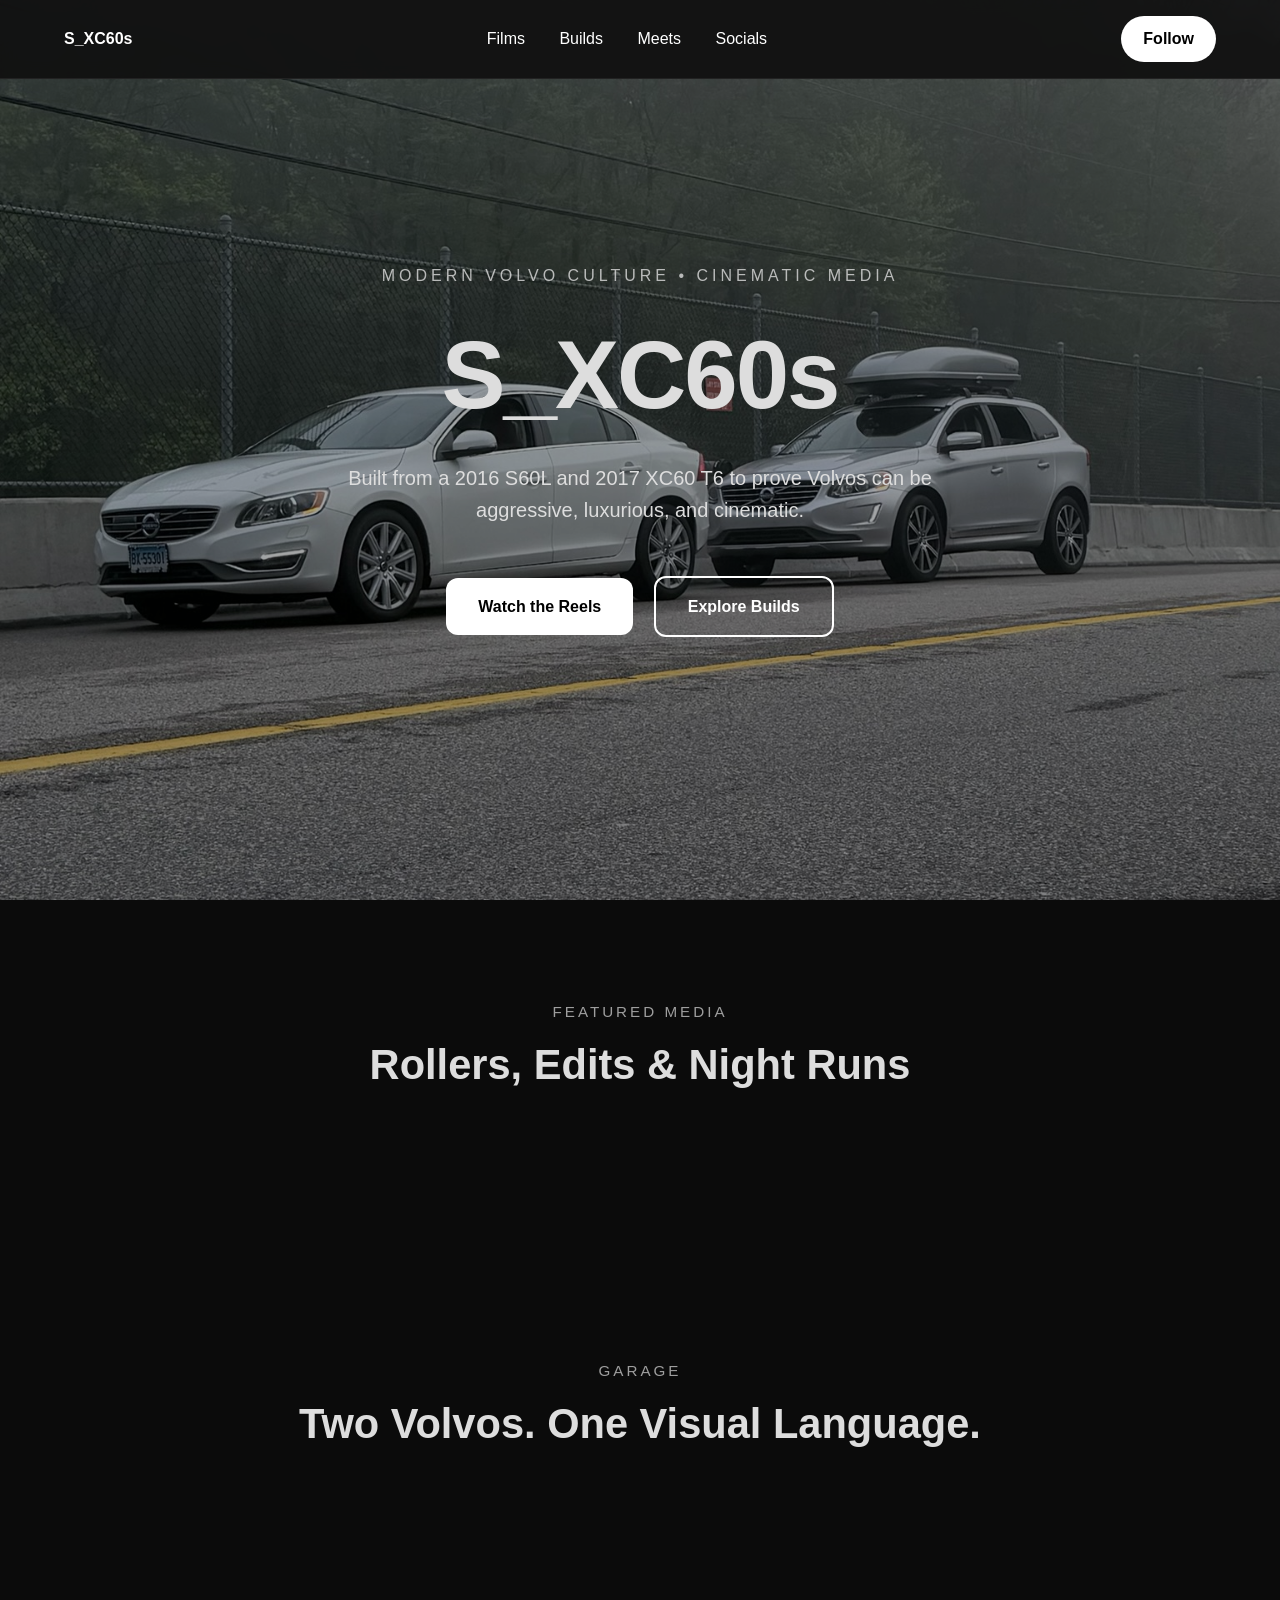
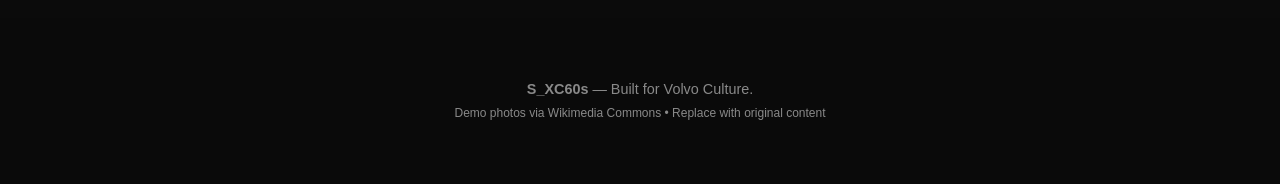
<file: index.html>
<!DOCTYPE html>
<html lang="en">
<head>
  <meta charset="UTF-8" />
  <meta name="viewport" content="width=device-width, initial-scale=1.0" />
  <meta name="description" content="S_XC60s is a cinematic Volvo media brand built around modern Volvo culture, rollers, drone footage, photography, meets, and builds." />
  
  <title>S_XC60s | Built for Volvo Culture</title>
  
  <style>
    :root {
      --bg: #0b0b0b;
      --accent: #fff;
      --text: #ddd;
    }
    
    * { margin:0; padding:0; box-sizing:border-box; }
    body {
      background: var(--bg);
      color: var(--text);
      font-family: 'Arial', system-ui, sans-serif;
      line-height: 1.6;
      overflow-x: hidden;
    }

    /* Opening Animation */
    .opening-animation {
      position: fixed;
      inset: 0;
      background: #0b0b0b;
      display: flex;
      flex-direction: column;
      justify-content: center;
      align-items: center;
      z-index: 9999;
      animation: fadeOut 2.5s ease 1.8s forwards;
    }
    .opening-logo {
      font-size: 1.8rem;
      letter-spacing: 6px;
      font-weight: 700;
      text-transform: uppercase;
    }
    .opening-tag {
      font-size: 0.95rem;
      opacity: 0.7;
      margin-top: 12px;
    }
    @keyframes fadeOut {
      to { opacity: 0; visibility: hidden; }
    }

    /* Header */
    .site-header {
      position: fixed;
      top: 0;
      left: 0;
      width: 100%;
      background: rgba(17,17,17,0.95);
      backdrop-filter: blur(8px);
      padding: 16px 5%;
      display: flex;
      justify-content: space-between;
      align-items: center;
      z-index: 100;
      border-bottom: 1px solid #222;
    }
    .nav-links a {
      color: white;
      text-decoration: none;
      margin: 0 15px;
      font-weight: 500;
    }
    .header-cta {
      background: white;
      color: black;
      padding: 10px 22px;
      border-radius: 50px;
      text-decoration: none;
      font-weight: bold;
    }

    /* Hero */
    .hero {
      position: relative;
      height: 100vh;
      min-height: 650px;
      display: flex;
      align-items: center;
      text-align: center;
      overflow: hidden;
    }
    .hero-image {
      position: absolute;
      inset: 0;
      width: 100%;
      height: 100%;
      object-fit: cover;
      filter: brightness(0.65);
    }
    .hero-content {
      position: relative;
      z-index: 2;
      max-width: 900px;
      margin: 0 auto;
      padding: 0 20px;
    }
    .hero h1 {
      font-size: clamp(3rem, 8vw, 6rem);
      margin: 10px 0;
      letter-spacing: -2px;
    }
    .hero .eyebrow {
      text-transform: uppercase;
      letter-spacing: 4px;
      font-size: 1rem;
      opacity: 0.8;
    }
    .button {
      display: inline-block;
      padding: 16px 32px;
      background: white;
      color: black;
      text-decoration: none;
      font-weight: bold;
      border-radius: 12px;
      margin: 20px 8px 0;
      transition: all 0.3s;
    }
    .button:hover {
      transform: scale(1.06);
      opacity: 0.9;
    }
    .button.secondary {
      background: transparent;
      border: 2px solid white;
      color: white;
    }

    /* Sections */
    section {
      padding: 100px 5%;
    }
    .section-heading {
      text-align: center;
      margin-bottom: 60px;
    }
    .eyebrow {
      text-transform: uppercase;
      letter-spacing: 3px;
      font-size: 0.95rem;
      opacity: 0.7;
    }
    h2 {
      font-size: 2.6rem;
      margin-top: 8px;
    }

    .film-grid, .build-grid, .social-grid {
      display: grid;
      gap: 24px;
      grid-template-columns: repeat(auto-fit, minmax(320px, 1fr));
    }

    .feature-tile {
      background: #111;
      border-radius: 16px;
      overflow: hidden;
      text-decoration: none;
      color: white;
      transition: transform 0.3s;
    }
    .feature-tile:hover {
      transform: translateY(-12px);
    }
    .feature-tile img {
      width: 100%;
      height: 240px;
      object-fit: cover;
    }
    .feature-tile.large {
      grid-column: span 2;
    }
    .feature-tile div {
      padding: 20px;
    }

    .build-panel {
      background: #111;
      padding: 32px;
      border-radius: 16px;
      border: 1px solid #222;
    }
    .build-panel.accent {
      border-color: #c00;
      background: linear-gradient(145deg, #1a1a1a, #111);
    }
    .build-number {
      font-size: 3rem;
      font-weight: 700;
      opacity: 0.15;
      line-height: 1;
    }

    footer {
      text-align: center;
      padding: 60px 20px;
      background: #0a0a0a;
      font-size: 0.9rem;
      opacity: 0.6;
    }
  </style>
</head>
<body>

  <!-- Opening -->
  <div class="opening-animation" aria-hidden="true">
    <div class="opening-logo">S_XC60s</div>
    <div class="opening-tag">Built for Volvo Culture.</div>
  </div>

  <!-- Header -->
  <header class="site-header">
    <a href="#" class="brand-mark" style="color:white; text-decoration:none; font-weight:700;">S_XC60s</a>
    <nav class="nav-links">
      <a href="#films">Films</a>
      <a href="#builds">Builds</a>
      <a href="#meets">Meets</a>
      <a href="#socials">Socials</a>
    </nav>
    <a href="#socials" class="header-cta">Follow</a>
  </header>

  <main>
    <!-- Hero -->
    <section class="hero">
      <picture>
        <source media="(max-width: 720px)" srcset="assets/s60l-hero.jpg" />
        <img class="hero-image" src="assets/s60l-hero.jpg" alt="Volvo S60L cinematic shot" />
      </picture>
      <div class="hero-content">
        <p class="eyebrow">Modern Volvo culture • Cinematic media</p>
        <h1>S_XC60s</h1>
        <p style="font-size:1.25rem; max-width:620px; margin:0 auto 30px;">
          Built from a 2016 S60L and 2017 XC60 T6 to prove Volvos can be aggressive, luxurious, and cinematic.
        </p>
        <div>
          <a href="#films" class="button">Watch the Reels</a>
          <a href="#builds" class="button secondary">Explore Builds</a>
        </div>
      </div>
    </section>

    <!-- Films -->
    <section id="films">
      <div class="section-heading">
        <p class="eyebrow">Featured Media</p>
        <h2>Rollers, Edits &amp; Night Runs</h2>
      </div>
      <div class="film-grid">
        <!-- Add your tiles here -->
      </div>
    </section>

    <!-- Builds -->
    <section id="builds">
      <div class="section-heading">
        <p class="eyebrow">Garage</p>
        <h2>Two Volvos. One Visual Language.</h2>
      </div>
      <!-- Build panels here -->
    </section>

    <!-- Meets & Socials sections can be added similarly -->
  </main>

  <footer>
    <strong>S_XC60s</strong> — Built for Volvo Culture.<br>
    <small>Demo photos via Wikimedia Commons • Replace with original content</small>
  </footer>
</body>
</html>
</file>
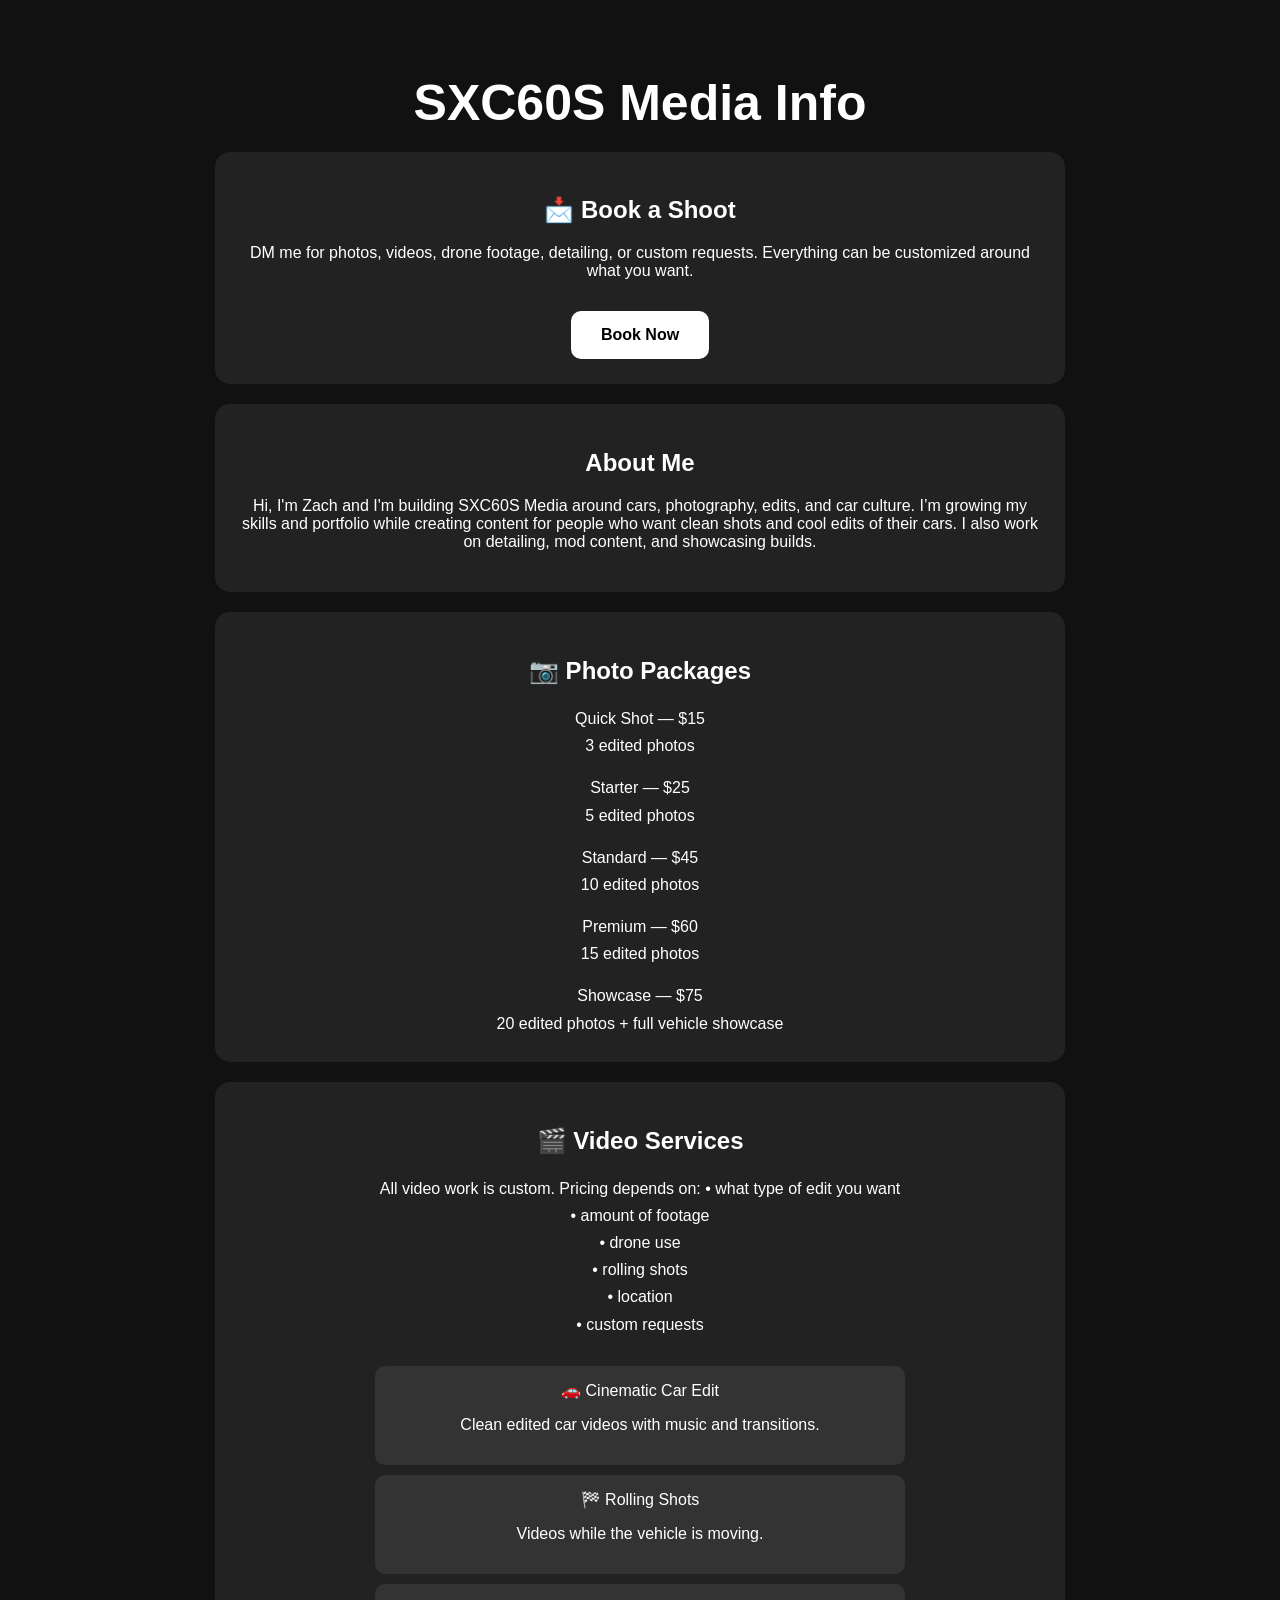
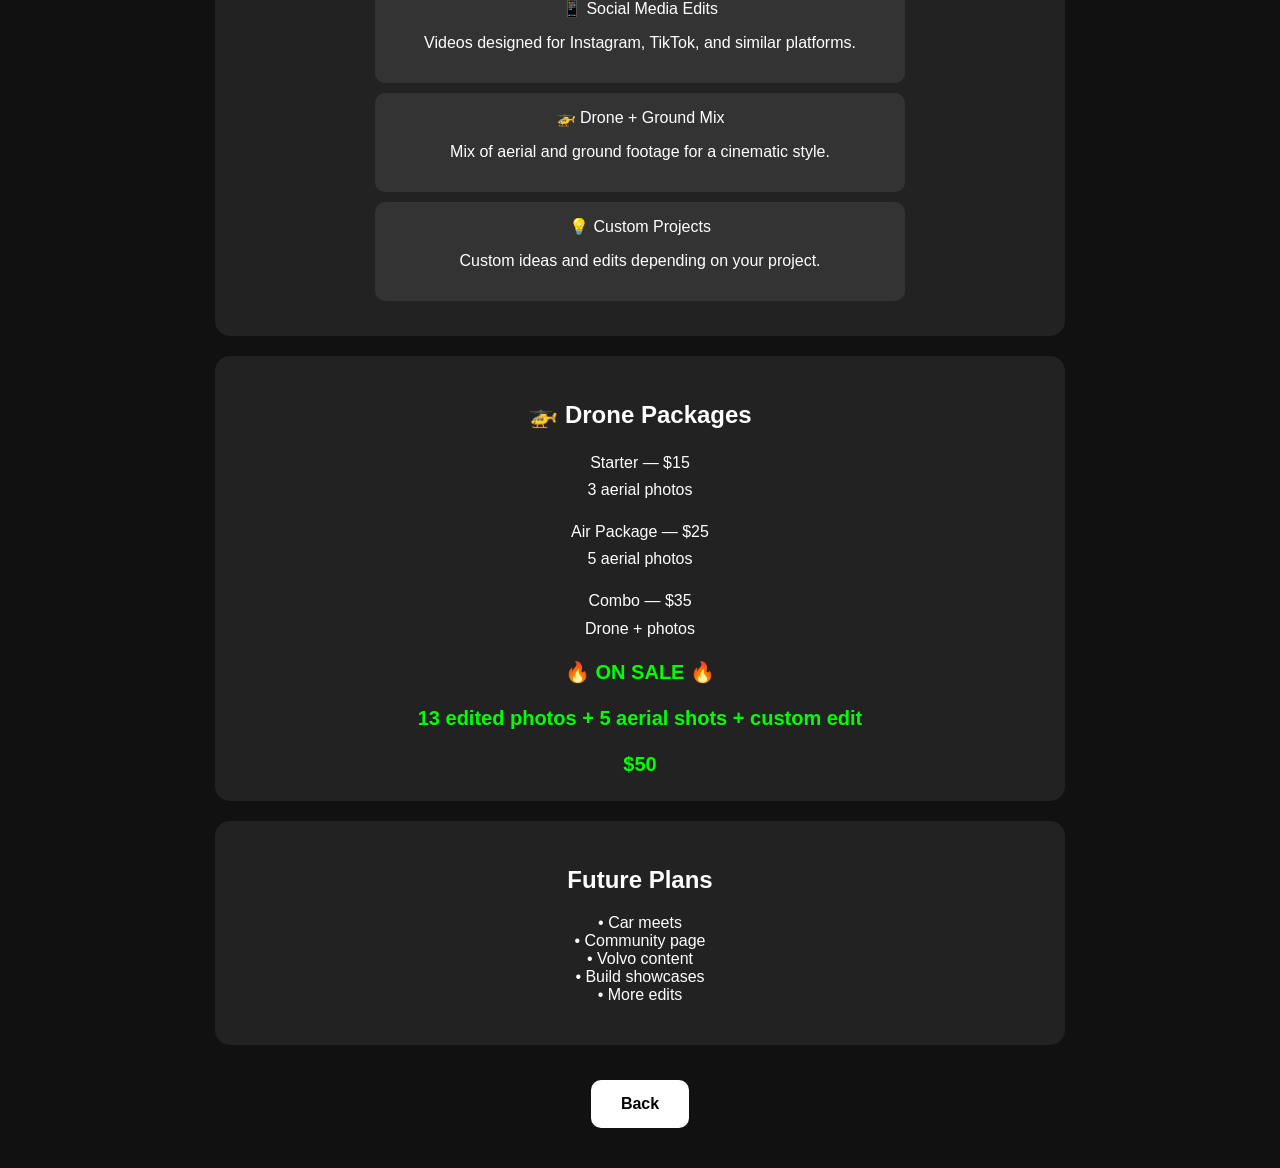
<file: info.html>
<!DOCTYPE html>
<html>
<head>
<title>SXC60S Media Info</title>

<style>

body{
margin:0;
background:#111;
color:white;
font-family:Arial;
text-align:center;
padding:40px;
}

h1{
font-size:50px;
margin-bottom:20px;
}

.box{
background:#222;
padding:25px;
margin:20px auto;
width:80%;
max-width:800px;
border-radius:15px;
}

.button{
display:inline-block;
padding:15px 30px;
background:white;
color:black;
text-decoration:none;
border-radius:10px;
font-weight:bold;
margin-top:15px;
}

.price{
margin-top:15px;
line-height:1.7;
}

.sale{
color:lime;
font-weight:bold;
font-size:20px;
}

.info-card{
background:#333;
padding:15px;
margin:10px auto;
border-radius:10px;
width:80%;
max-width:500px;
}

</style>

</head>

<body>

<h1>SXC60S Media Info</h1>

<div class="box">

<h2>📩 Book a Shoot</h2>

<p>
DM me for photos, videos, drone footage, detailing, or custom requests.
Everything can be customized around what you want.
</p>

<a class="button"
href="https://instagram.com/YOURUSERNAME"
target="_blank">

Book Now

</a>

</div>


<div class="box">

<h2>About Me</h2>

<p>

Hi, I'm Zach and I'm building SXC60S Media around cars, photography, edits, and car culture.

I’m growing my skills and portfolio while creating content for people who want clean shots and cool edits of their cars.

I also work on detailing, mod content, and showcasing builds.

</p>

</div>


<div class="box">

<h2>📷 Photo Packages</h2>

<div class="price">

Quick Shot — $15<br>
3 edited photos

</div>

<div class="price">

Starter — $25<br>
5 edited photos

</div>

<div class="price">

Standard — $45<br>
10 edited photos

</div>

<div class="price">

Premium — $60<br>
15 edited photos

</div>

<div class="price">

Showcase — $75<br>
20 edited photos + full vehicle showcase

</div>

</div>


<div class="box">

<h2>🎬 Video Services</h2>

<div class="price">

All video work is custom.

Pricing depends on:

• what type of edit you want<br>
• amount of footage<br>
• drone use<br>
• rolling shots<br>
• location<br>
• custom requests

</div>

<br>

<div class="info-card">

🚗 Cinematic Car Edit

<p>
Clean edited car videos with music and transitions.
</p>

</div>


<div class="info-card">

🏁 Rolling Shots

<p>
Videos while the vehicle is moving.
</p>

</div>


<div class="info-card">

📱 Social Media Edits

<p>
Videos designed for Instagram, TikTok, and similar platforms.
</p>

</div>


<div class="info-card">

🚁 Drone + Ground Mix

<p>
Mix of aerial and ground footage for a cinematic style.
</p>

</div>


<div class="info-card">

💡 Custom Projects

<p>
Custom ideas and edits depending on your project.
</p>

</div>

</div>


<div class="box">

<h2>🚁 Drone Packages</h2>

<div class="price">

Starter — $15<br>
3 aerial photos

</div>

<div class="price">

Air Package — $25<br>
5 aerial photos

</div>

<div class="price">

Combo — $35<br>
Drone + photos

</div>

<br>

<div class="sale">

🔥 ON SALE 🔥

<br><br>

13 edited photos + 5 aerial shots + custom edit

<br><br>

$50

</div>

</div>


<div class="box">

<h2>Future Plans</h2>

<p>

• Car meets<br>
• Community page<br>
• Volvo content<br>
• Build showcases<br>
• More edits<br>

</p>

</div>

<a class="button" href="media.html">

Back

</a>

</body>
</html>
</file>
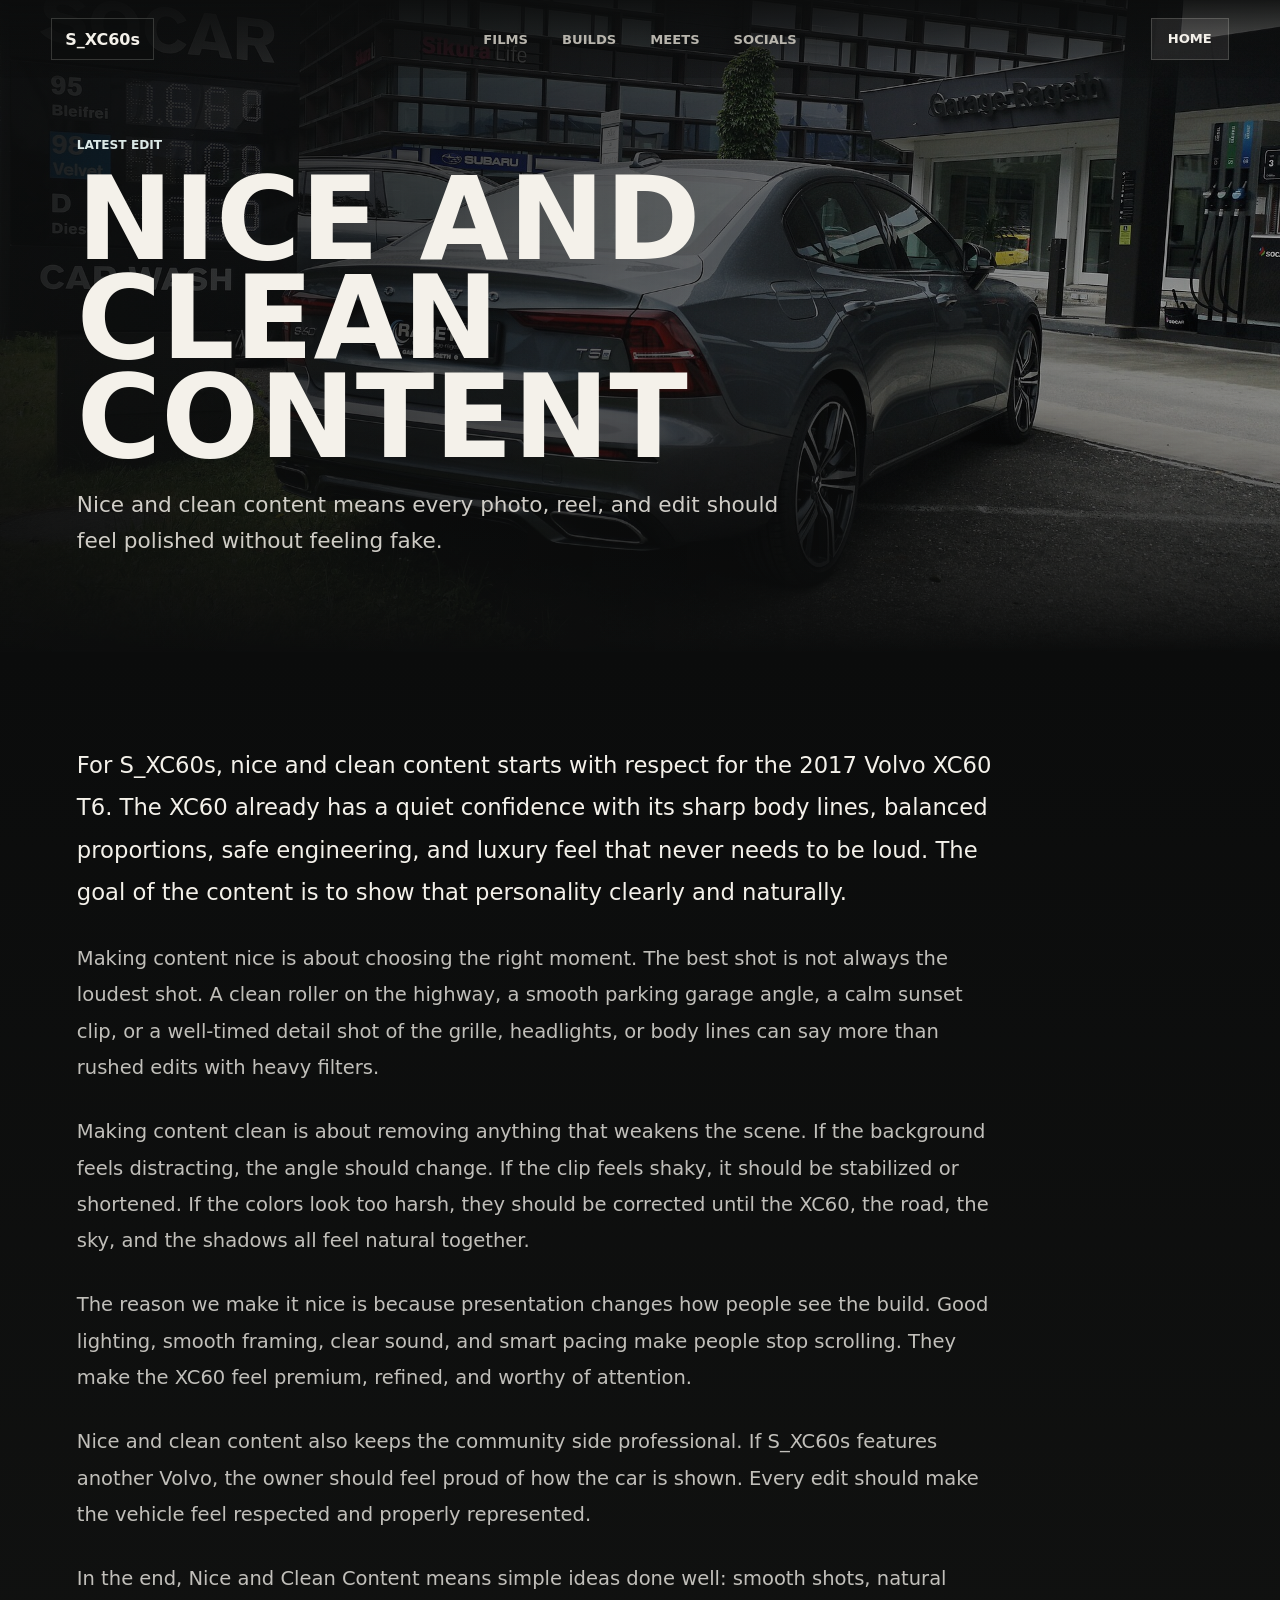
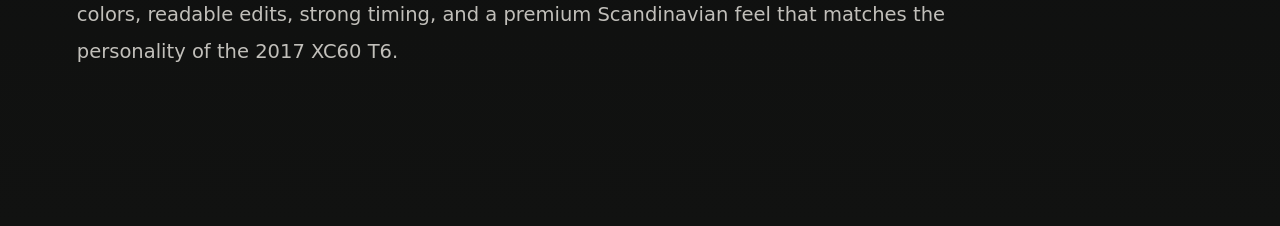
<file: nice-clean-content.html>
<!doctype html>
<html lang="en">
  <head>
    <meta charset="UTF-8" />
    <meta name="viewport" content="width=device-width, initial-scale=1.0" />
    <meta name="description" content="What Nice and Clean Content means for S_XC60s." />
    <title>Nice and Clean Content | S_XC60s</title>
    <link rel="stylesheet" href="styles.css" />
    <link rel="stylesheet" href="site-updates.css" />
  </head>
  <body class="detail-page">
    <header class="site-header detail-header" aria-label="Primary navigation">
      <a class="brand-mark" href="index.html"><span>S_XC60s</span></a>
      <nav class="nav-links"><a href="index.html#films">Films</a><a href="index.html#builds">Builds</a><a href="index.html#meets">Meets</a><a href="index.html#socials">Socials</a></nav>
      <a class="header-cta" href="index.html">Home</a>
    </header>
    <main>
      <section class="detail-hero">
        <img src="assets/s60-feature.jpg" alt="Volvo S60 photographed from the front three-quarter angle" />
        <div class="detail-hero-shade"></div>
        <div class="detail-hero-copy"><p class="eyebrow">Latest edit</p><h1>Nice and Clean Content</h1><p>Nice and clean content means every photo, reel, and edit should feel polished without feeling fake.</p></div>
      </section>
      <section class="essay-section"><article class="essay-copy">
        <p>For S_XC60s, nice and clean content starts with respect for the 2017 Volvo XC60 T6. The XC60 already has a quiet confidence with its sharp body lines, balanced proportions, safe engineering, and luxury feel that never needs to be loud. The goal of the content is to show that personality clearly and naturally.</p>

<p>Making content nice is about choosing the right moment. The best shot is not always the loudest shot. A clean roller on the highway, a smooth parking garage angle, a calm sunset clip, or a well-timed detail shot of the grille, headlights, or body lines can say more than rushed edits with heavy filters.</p>

<p>Making content clean is about removing anything that weakens the scene. If the background feels distracting, the angle should change. If the clip feels shaky, it should be stabilized or shortened. If the colors look too harsh, they should be corrected until the XC60, the road, the sky, and the shadows all feel natural together.</p>

<p>The reason we make it nice is because presentation changes how people see the build. Good lighting, smooth framing, clear sound, and smart pacing make people stop scrolling. They make the XC60 feel premium, refined, and worthy of attention.</p>

<p>Nice and clean content also keeps the community side professional. If S_XC60s features another Volvo, the owner should feel proud of how the car is shown. Every edit should make the vehicle feel respected and properly represented.</p>

<p>In the end, Nice and Clean Content means simple ideas done well: smooth shots, natural colors, readable edits, strong timing, and a premium Scandinavian feel that matches the personality of the 2017 XC60 T6.</p>
      </article></section>
    </main>
  </body>
</html>
</file>
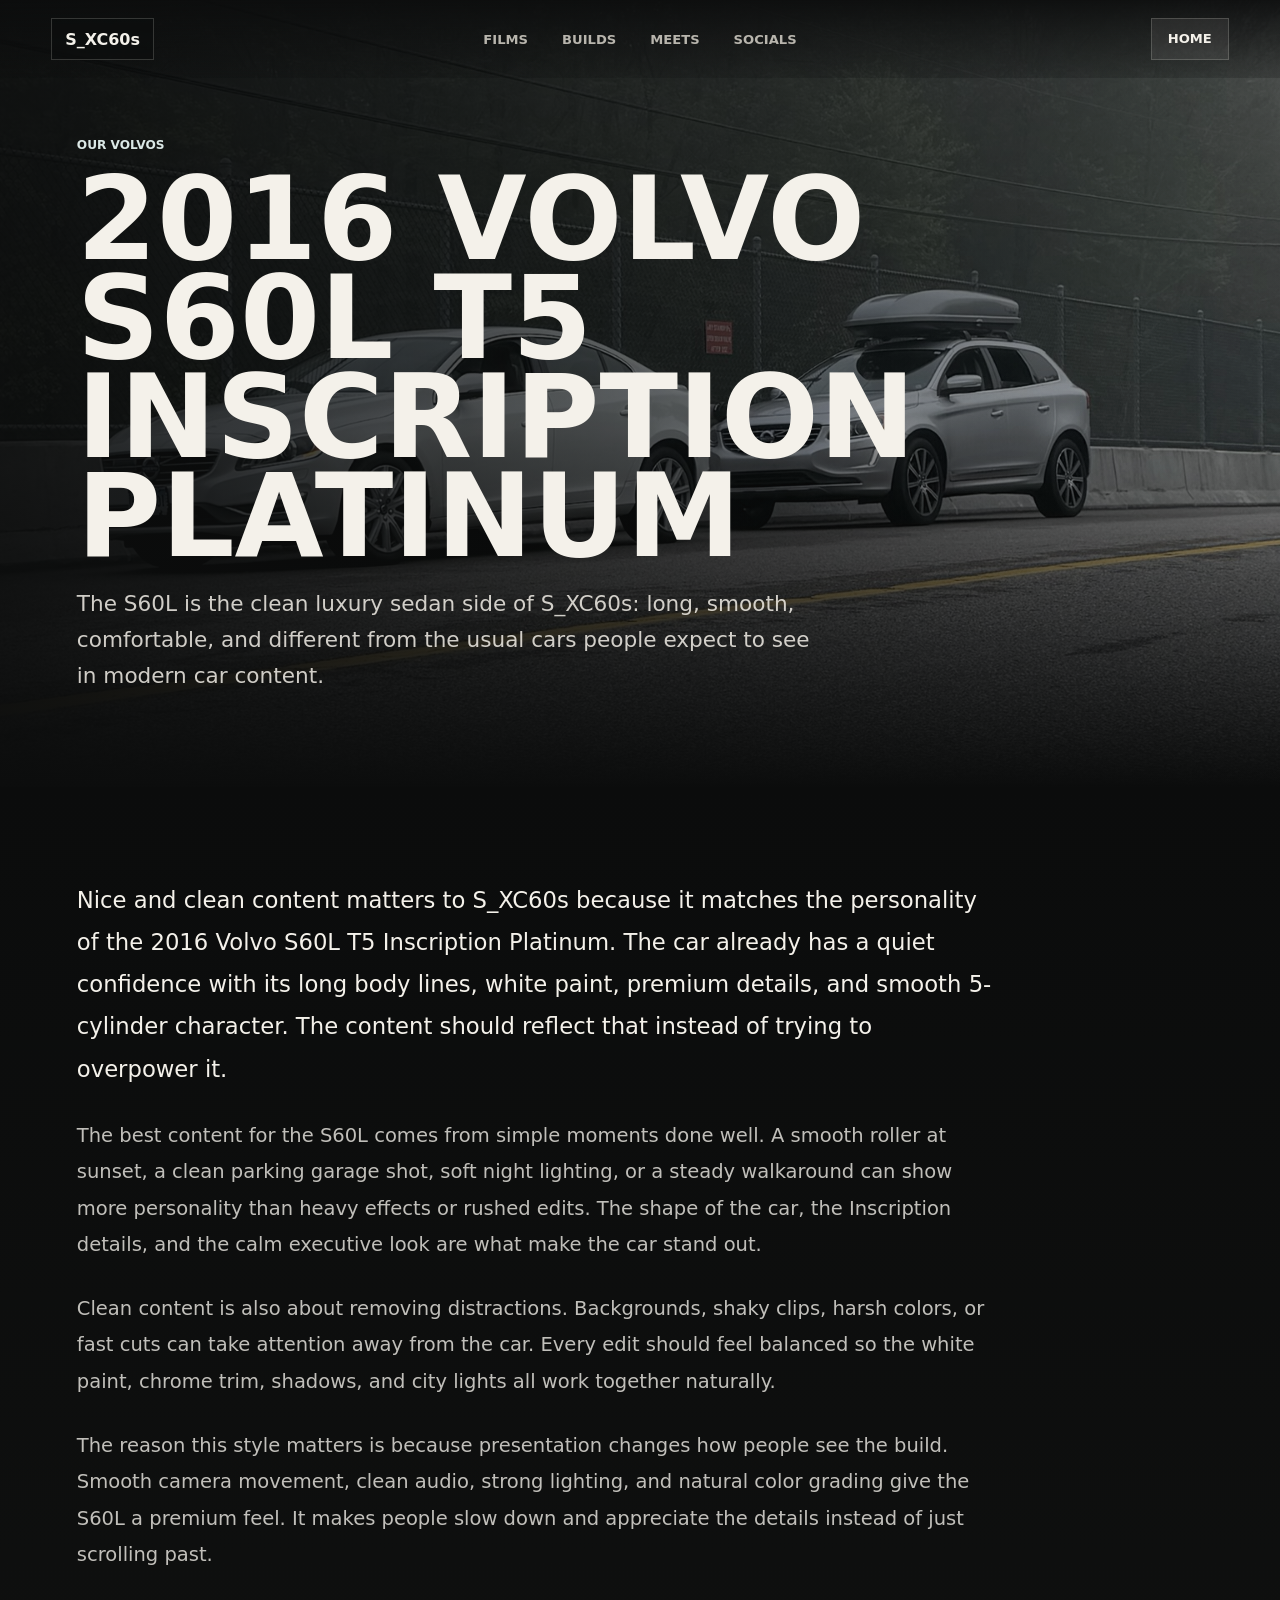
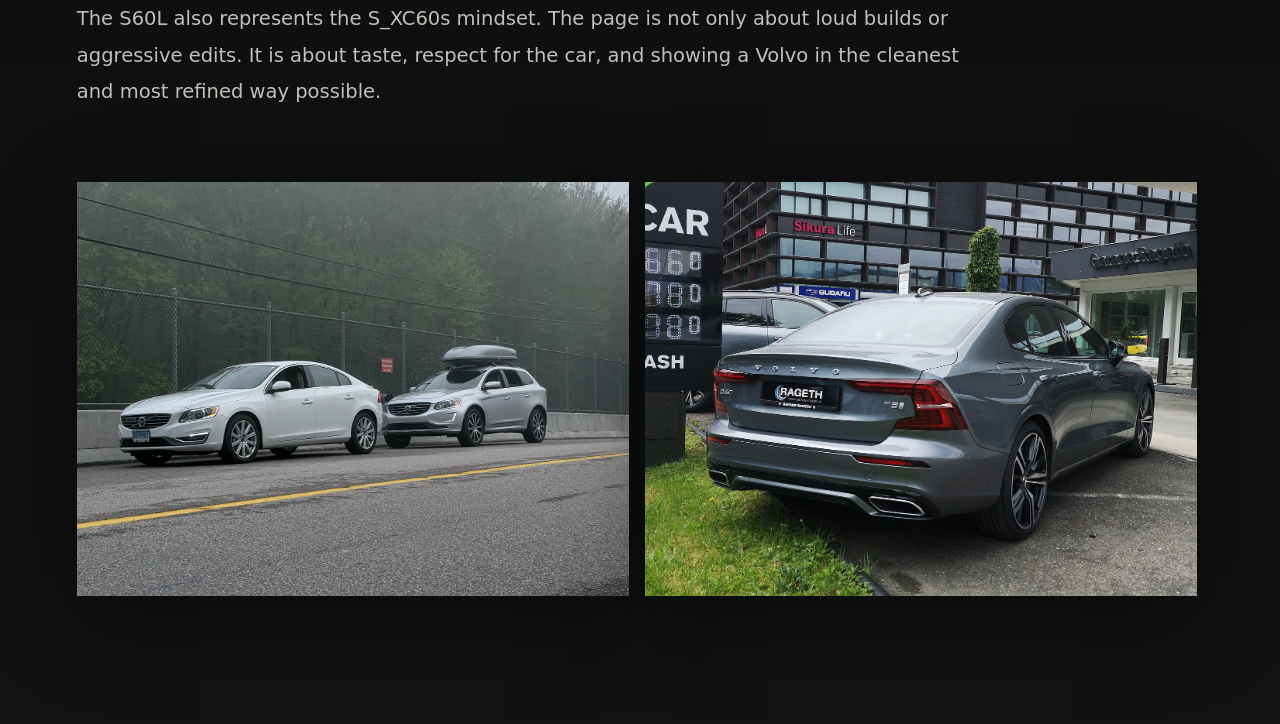
<file: s60l-t5-inscription-platinum.html>
<!doctype html>
<html lang="en">
  <head><meta charset="UTF-8" /><meta name="viewport" content="width=device-width, initial-scale=1.0" /><title>2016 Volvo S60L T5 Inscription Platinum | S_XC60s</title><link rel="stylesheet" href="styles.css" /><link rel="stylesheet" href="site-updates.css" /></head>
  <body class="detail-page">
    <header class="site-header detail-header"><a class="brand-mark" href="index.html"><span>S_XC60s</span></a><nav class="nav-links"><a href="index.html#films">Films</a><a href="index.html#builds">Builds</a><a href="index.html#meets">Meets</a><a href="index.html#socials">Socials</a></nav><a class="header-cta" href="index.html">Home</a></header>
    <main>
      <section class="detail-hero"><img src="assets/s60l-hero.jpg" alt="2016 Volvo S60L photographed in profile" /><div class="detail-hero-shade"></div><div class="detail-hero-copy"><p class="eyebrow">Our Volvos</p><h1>2016 Volvo S60L T5 Inscription Platinum</h1>
        <p>The S60L is the clean luxury sedan side of S_XC60s: long, smooth, comfortable, and different from the usual cars people expect to see in modern car content.</p></div></section>
      <section class="essay-section"><article class="essay-copy">
<p>Nice and clean content matters to S_XC60s because it matches the personality of the 2016 Volvo S60L T5 Inscription Platinum. The car already has a quiet confidence with its long body lines, white paint, premium details, and smooth 5-cylinder character. The content should reflect that instead of trying to overpower it.</p>

<p>The best content for the S60L comes from simple moments done well. A smooth roller at sunset, a clean parking garage shot, soft night lighting, or a steady walkaround can show more personality than heavy effects or rushed edits. The shape of the car, the Inscription details, and the calm executive look are what make the car stand out.</p>

<p>Clean content is also about removing distractions. Backgrounds, shaky clips, harsh colors, or fast cuts can take attention away from the car. Every edit should feel balanced so the white paint, chrome trim, shadows, and city lights all work together naturally.</p>

<p>The reason this style matters is because presentation changes how people see the build. Smooth camera movement, clean audio, strong lighting, and natural color grading give the S60L a premium feel. It makes people slow down and appreciate the details instead of just scrolling past.</p>

<p>The S60L also represents the S_XC60s mindset. The page is not only about loud builds or aggressive edits. It is about taste, respect for the car, and showing a Volvo in the cleanest and most refined way possible.</p>
      </article><div class="photo-gallery"><img src="assets/s60l-hero.jpg" alt="Volvo S60L side profile" /><img src="assets/s60-feature.jpg" alt="Volvo S60 front three-quarter view" /></div></section>
    </main>
  </body>
</html>
</file>
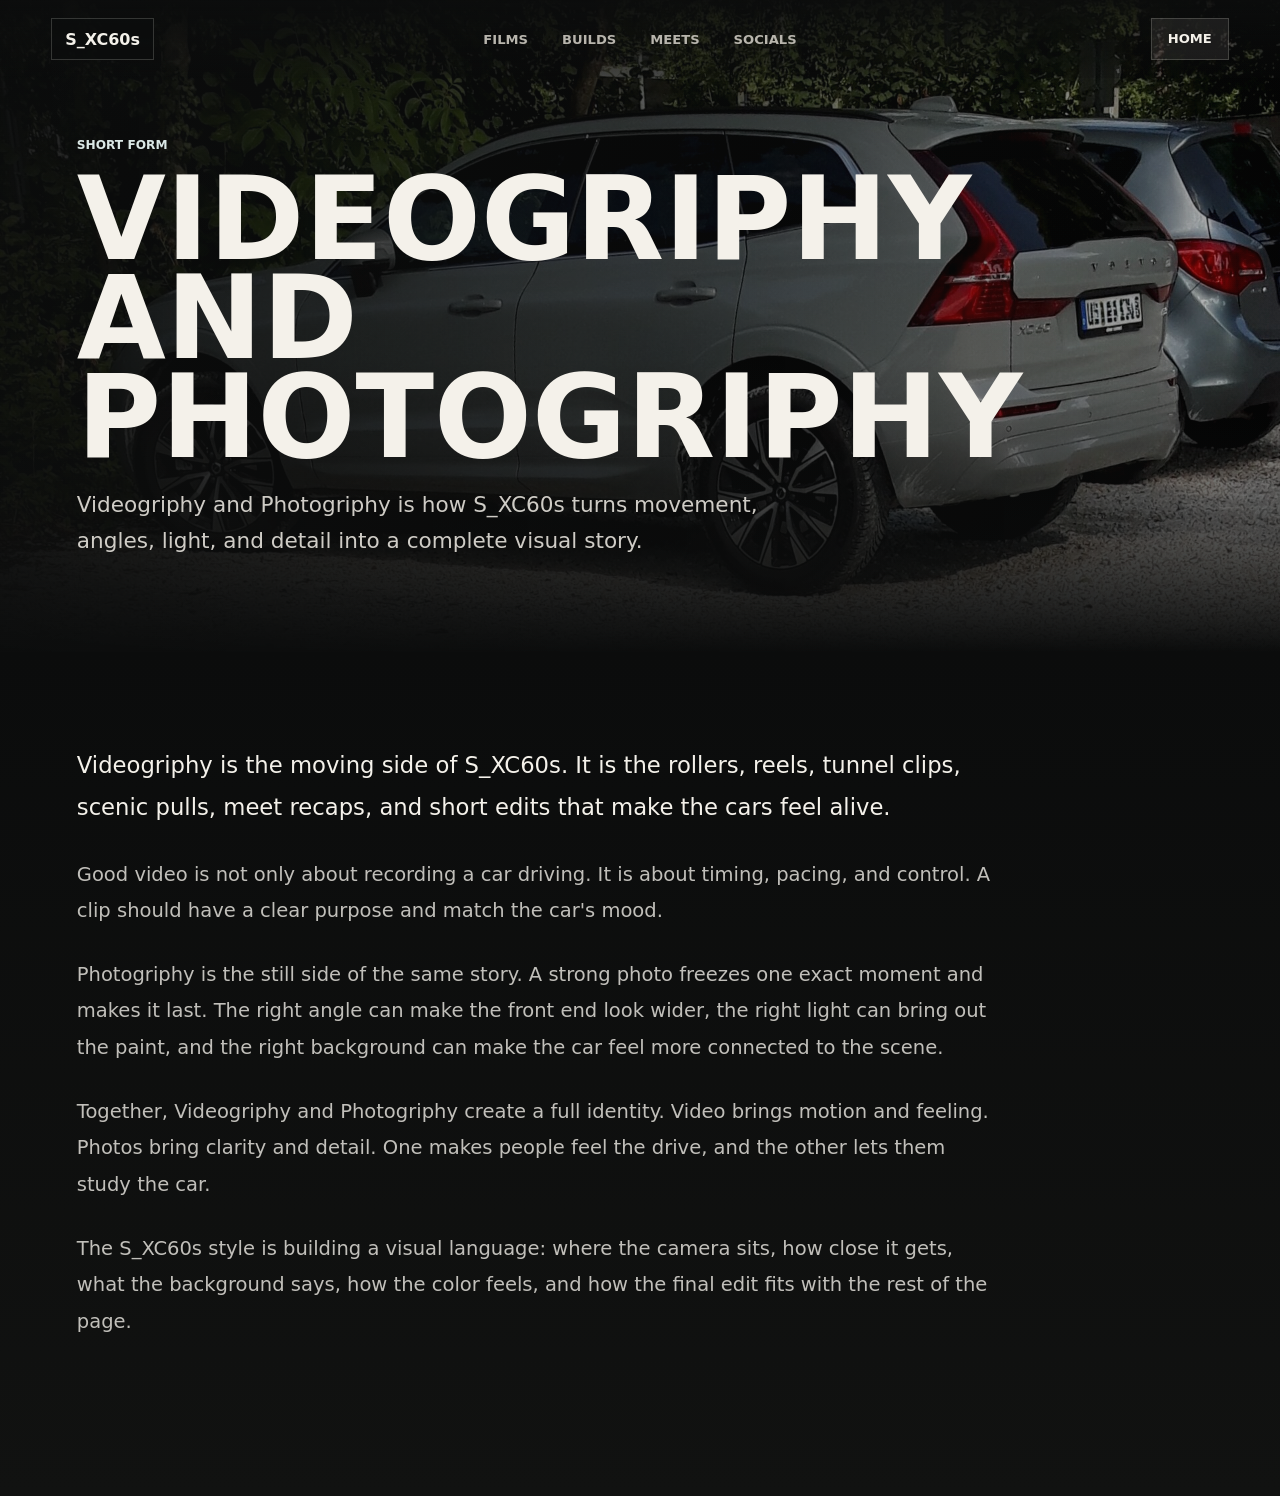
<file: videogriphy-photogriphy.html>
<!doctype html>
<html lang="en">
  <head>
    <meta charset="UTF-8" />
    <meta name="viewport" content="width=device-width, initial-scale=1.0" />
    <title>Videogriphy and Photogriphy | S_XC60s</title>
    <link rel="stylesheet" href="styles.css" />
    <link rel="stylesheet" href="site-updates.css" />
  </head>
  <body class="detail-page">
    <header class="site-header detail-header"><a class="brand-mark" href="index.html"><span>S_XC60s</span></a><nav class="nav-links"><a href="index.html#films">Films</a><a href="index.html#builds">Builds</a><a href="index.html#meets">Meets</a><a href="index.html#socials">Socials</a></nav><a class="header-cta" href="index.html">Home</a></header>
    <main>
      <section class="detail-hero"><img src="assets/xc60-feature.jpg" alt="Volvo XC60 photographed from the front" /><div class="detail-hero-shade"></div><div class="detail-hero-copy"><p class="eyebrow">Short form</p><h1>Videogriphy and Photogriphy</h1><p>Videogriphy and Photogriphy is how S_XC60s turns movement, angles, light, and detail into a complete visual story.</p></div></section>
      <section class="essay-section"><article class="essay-copy">
        <p>Videogriphy is the moving side of S_XC60s. It is the rollers, reels, tunnel clips, scenic pulls, meet recaps, and short edits that make the cars feel alive.</p>
        <p>Good video is not only about recording a car driving. It is about timing, pacing, and control. A clip should have a clear purpose and match the car's mood.</p>
        <p>Photogriphy is the still side of the same story. A strong photo freezes one exact moment and makes it last. The right angle can make the front end look wider, the right light can bring out the paint, and the right background can make the car feel more connected to the scene.</p>
        <p>Together, Videogriphy and Photogriphy create a full identity. Video brings motion and feeling. Photos bring clarity and detail. One makes people feel the drive, and the other lets them study the car.</p>
        <p>The S_XC60s style is building a visual language: where the camera sits, how close it gets, what the background says, how the color feels, and how the final edit fits with the rest of the page.</p>
      </article></section>
    </main>
  </body>
</html>
</file>
<file: styles.css>
:root {
  color-scheme: dark;
  --ink: #f4f1ea;
  --muted: #b8b5ad;
  --line: rgba(244, 241, 234, 0.18);
  --charcoal: #0c0d0d;
  --carbon: #151615;
  --steel: #6f7b7b;
  --ice: #dbe8e6;
  --signal: #d53f34;
  --amber: #d8a24a;
  --panel: rgba(255, 255, 255, 0.06);
  --shadow: 0 24px 80px rgba(0, 0, 0, 0.42);
}

* {
  box-sizing: border-box;
}

html {
  scroll-behavior: smooth;
}

body {
  margin: 0;
  background: var(--charcoal);
  color: var(--ink);
  font-family:
    Inter, ui-sans-serif, system-ui, -apple-system, BlinkMacSystemFont, "Segoe UI", sans-serif;
}

body::selection {
  background: var(--signal);
  color: white;
}

body {
  animation: page-settle 900ms ease 2.05s both;
}

a {
  color: inherit;
  text-decoration: none;
}

img {
  display: block;
  max-width: 100%;
}

.opening-animation {
  position: fixed;
  z-index: 100;
  inset: 0;
  display: grid;
  place-items: center;
  overflow: hidden;
  background:
    linear-gradient(90deg, transparent 0 48%, rgba(213, 63, 52, 0.55) 48% 48.25%, transparent 48.25% 100%),
    radial-gradient(circle at 50% 52%, rgba(111, 123, 123, 0.28), transparent 34%),
    #070808;
  animation: intro-hide 280ms ease 2.28s forwards;
  pointer-events: none;
}

.opening-animation::before,
.opening-animation::after {
  content: "";
  position: absolute;
  inset: 0;
}

.opening-animation::before {
  background: repeating-linear-gradient(
    0deg,
    rgba(255, 255, 255, 0.055) 0,
    rgba(255, 255, 255, 0.055) 1px,
    transparent 1px,
    transparent 7px
  );
  opacity: 0.32;
  animation: scan-lines 1200ms linear infinite;
}

.opening-animation::after {
  background: linear-gradient(
    115deg,
    transparent 0%,
    transparent 38%,
    rgba(244, 241, 234, 0.24) 48%,
    transparent 58%,
    transparent 100%
  );
  transform: translateX(-120%);
  animation: light-sweep 1.05s cubic-bezier(0.77, 0, 0.18, 1) 0.42s both;
}

.opening-logo,
.opening-tag,
.opening-line {
  position: relative;
  z-index: 1;
}

.opening-logo {
  font-size: clamp(4.4rem, 16vw, 12rem);
  font-weight: 950;
  line-height: 0.8;
  text-transform: uppercase;
  animation: logo-punch 1.85s cubic-bezier(0.16, 1, 0.3, 1) both;
}

.opening-tag {
  position: absolute;
  top: calc(50% + clamp(54px, 8vw, 104px));
  color: var(--ice);
  font-size: clamp(0.8rem, 1.5vw, 1rem);
  font-weight: 900;
  text-transform: uppercase;
  opacity: 0;
  animation: tag-rise 1.2s ease 0.76s both;
}

.opening-line {
  position: absolute;
  width: min(520px, 72vw);
  height: 1px;
  background: linear-gradient(90deg, transparent, var(--signal), transparent);
  transform: scaleX(0);
  animation: line-burn 1.45s cubic-bezier(0.16, 1, 0.3, 1) 0.18s both;
}

.site-header {
  position: fixed;
  z-index: 20;
  top: 0;
  left: 0;
  right: 0;
  display: grid;
  grid-template-columns: 1fr auto 1fr;
  align-items: center;
  gap: 24px;
  padding: 18px clamp(18px, 4vw, 54px);
  background: linear-gradient(to bottom, rgba(12, 13, 13, 0.82), rgba(12, 13, 13, 0));
  opacity: 0;
  transform: translateY(-18px);
  animation: nav-drop 700ms ease 2.15s forwards;
}

.brand-mark {
  font-weight: 900;
  letter-spacing: 0;
}

.brand-mark span {
  display: inline-grid;
  min-height: 42px;
  place-items: center;
  border: 1px solid var(--line);
  padding: 0 13px;
  background: rgba(12, 13, 13, 0.62);
}

.nav-links {
  display: flex;
  align-items: center;
  gap: clamp(14px, 3vw, 34px);
  color: var(--muted);
  font-size: 0.82rem;
  font-weight: 700;
  text-transform: uppercase;
}

.nav-links a,
.header-cta,
.button,
.social-grid a {
  transition:
    transform 180ms ease,
    border-color 180ms ease,
    background 180ms ease,
    color 180ms ease;
}

.nav-links a:hover,
.nav-links a:focus-visible {
  color: var(--ink);
}

.header-cta {
  justify-self: end;
  min-height: 42px;
  border: 1px solid var(--line);
  padding: 12px 16px;
  background: rgba(244, 241, 234, 0.08);
  font-size: 0.82rem;
  font-weight: 800;
  text-transform: uppercase;
}

.header-cta:hover,
.header-cta:focus-visible {
  background: var(--ink);
  color: var(--charcoal);
}

.hero {
  position: relative;
  min-height: 94vh;
  display: grid;
  align-items: end;
  overflow: hidden;
  padding: 128px clamp(20px, 6vw, 88px) 96px;
  isolation: isolate;
}

.hero-image,
.hero-shade {
  position: absolute;
  inset: 0;
  width: 100%;
  height: 100%;
}

.hero-image {
  object-fit: cover;
  object-position: center 54%;
  filter: saturate(0.82) contrast(1.08);
  transform: scale(1.02);
  z-index: -3;
  animation: hero-zoom 2400ms ease-out both;
}

.hero-shade {
  z-index: -2;
  background:
    linear-gradient(90deg, rgba(12, 13, 13, 0.88) 0%, rgba(12, 13, 13, 0.42) 48%, rgba(12, 13, 13, 0.08) 100%),
    linear-gradient(0deg, var(--charcoal) 0%, rgba(12, 13, 13, 0.16) 42%, rgba(12, 13, 13, 0.48) 100%);
}

.hero-content {
  width: min(780px, 100%);
  opacity: 0;
  transform: translateY(24px);
  animation: content-rise 850ms ease 2.22s forwards;
}

.eyebrow,
.section-kicker {
  margin: 0 0 18px;
  color: var(--ice);
  font-size: 0.76rem;
  font-weight: 900;
  letter-spacing: 0;
  text-transform: uppercase;
}

h1,
h2,
h3,
p {
  margin-top: 0;
}

h1 {
  margin-bottom: 16px;
  font-size: clamp(4.6rem, 16vw, 13.5rem);
  line-height: 0.78;
  letter-spacing: 0;
  text-transform: uppercase;
}

.hero-copy {
  max-width: 680px;
  color: rgba(244, 241, 234, 0.86);
  font-size: clamp(1.05rem, 2vw, 1.45rem);
  line-height: 1.55;
}

.hero-actions {
  display: flex;
  flex-wrap: wrap;
  gap: 12px;
  margin-top: 34px;
}

.button {
  display: inline-flex;
  min-height: 48px;
  align-items: center;
  justify-content: center;
  border: 1px solid transparent;
  padding: 14px 20px;
  font-weight: 900;
  text-transform: uppercase;
}

.button:hover,
.button:focus-visible {
  transform: translateY(-2px);
}

.button.primary {
  background: var(--signal);
  color: white;
  box-shadow: 0 16px 46px rgba(213, 63, 52, 0.28);
}

.button.secondary {
  border-color: var(--line);
  background: rgba(12, 13, 13, 0.52);
}

.hero-strip {
  position: absolute;
  right: clamp(20px, 5vw, 76px);
  bottom: 22px;
  left: clamp(20px, 5vw, 76px);
  display: grid;
  grid-template-columns: repeat(4, 1fr);
  border-top: 1px solid var(--line);
  color: rgba(244, 241, 234, 0.78);
  font-size: 0.72rem;
  font-weight: 900;
  text-transform: uppercase;
  opacity: 0;
  transform: translateY(16px);
  animation: content-rise 800ms ease 2.36s forwards;
}

.hero-strip span {
  min-height: 58px;
  display: flex;
  align-items: center;
  border-right: 1px solid var(--line);
}

.hero-strip span:last-child {
  border-right: 0;
}

section {
  padding: clamp(72px, 10vw, 132px) clamp(20px, 6vw, 88px);
}

.intro-section {
  background: var(--charcoal);
}

.intro-grid {
  display: grid;
  grid-template-columns: minmax(0, 1.1fr) minmax(280px, 0.9fr);
  gap: clamp(28px, 5vw, 82px);
  align-items: start;
}

.intro-grid h2,
.section-heading h2,
.meets-copy h2 {
  margin-bottom: 0;
  max-width: 860px;
  font-size: clamp(2.2rem, 5vw, 5.25rem);
  line-height: 0.96;
  letter-spacing: 0;
}

.intro-grid p,
.meets-copy p,
.build-panel p,
.event-list p,
.social-grid small {
  color: var(--muted);
  font-size: 1rem;
  line-height: 1.7;
}

.media-band {
  background:
    linear-gradient(180deg, var(--carbon), #111211),
    radial-gradient(circle at 78% 20%, rgba(216, 162, 74, 0.16), transparent 34%);
}

.section-heading {
  display: flex;
  justify-content: space-between;
  gap: 32px;
  align-items: end;
  margin-bottom: 34px;
}

.film-grid {
  display: grid;
  grid-template-columns: 1.25fr 0.85fr;
  grid-auto-rows: minmax(250px, 34vw);
  gap: 18px;
}

.feature-tile {
  position: relative;
  min-height: 280px;
  overflow: hidden;
  background: #171817;
  box-shadow: var(--shadow);
}

.feature-tile.large {
  grid-row: span 2;
}

.feature-tile img {
  width: 100%;
  height: 100%;
  object-fit: cover;
  opacity: 0.86;
  transform: scale(1.01);
  transition: transform 420ms ease, opacity 420ms ease;
}

.feature-tile:hover img {
  opacity: 1;
  transform: scale(1.055);
}

.feature-tile div {
  position: absolute;
  inset: auto 0 0;
  padding: 28px;
  background: linear-gradient(to top, rgba(12, 13, 13, 0.92), rgba(12, 13, 13, 0));
}

.feature-tile p {
  margin-bottom: 8px;
  color: var(--amber);
  font-size: 0.76rem;
  font-weight: 900;
  text-transform: uppercase;
}

.feature-tile h3 {
  max-width: 560px;
  margin-bottom: 0;
  font-size: clamp(1.45rem, 3vw, 2.8rem);
  line-height: 1.04;
}

.build-section {
  background:
    linear-gradient(135deg, rgba(111, 123, 123, 0.18), transparent 38%),
    var(--charcoal);
}

.build-grid {
  display: grid;
  grid-template-columns: repeat(2, minmax(0, 1fr));
  gap: 18px;
}

.build-panel {
  min-height: 420px;
  border: 1px solid var(--line);
  padding: clamp(26px, 4vw, 48px);
  background: linear-gradient(145deg, rgba(255, 255, 255, 0.075), rgba(255, 255, 255, 0.025));
}

.build-panel.accent {
  background:
    linear-gradient(145deg, rgba(213, 63, 52, 0.16), rgba(255, 255, 255, 0.035)),
    rgba(255, 255, 255, 0.04);
}

.build-number {
  margin-bottom: 88px;
  color: rgba(244, 241, 234, 0.2);
  font-size: clamp(3.4rem, 8vw, 7rem);
  font-weight: 950;
  line-height: 0.8;
}

.build-panel h3 {
  font-size: clamp(1.7rem, 3vw, 3rem);
  margin-bottom: 14px;
}

.build-panel ul {
  display: grid;
  gap: 10px;
  margin: 26px 0 0;
  padding: 0;
  list-style: none;
  color: rgba(244, 241, 234, 0.86);
  font-weight: 800;
}

.build-panel li {
  display: flex;
  align-items: center;
  gap: 10px;
}

.build-panel li::before {
  content: "";
  width: 9px;
  height: 9px;
  background: var(--signal);
}

.meets-section {
  display: grid;
  grid-template-columns: 0.9fr 1.1fr;
  gap: clamp(32px, 6vw, 92px);
  background: var(--ice);
  color: #101211;
}

.meets-copy p,
.event-list p {
  color: rgba(16, 18, 17, 0.66);
}

.meets-section .eyebrow {
  color: var(--signal);
}

.event-list {
  display: grid;
  gap: 14px;
}

.event-list article {
  border: 1px solid rgba(16, 18, 17, 0.14);
  padding: 24px;
  background: rgba(255, 255, 255, 0.48);
}

.event-list span {
  display: block;
  margin-bottom: 10px;
  color: var(--signal);
  font-size: 0.74rem;
  font-weight: 950;
  text-transform: uppercase;
}

.event-list strong {
  display: block;
  font-size: clamp(1.25rem, 2vw, 1.8rem);
}

.event-list p {
  margin: 8px 0 0;
}

.social-section {
  background:
    linear-gradient(180deg, #101110, #080909),
    radial-gradient(circle at 16% 14%, rgba(213, 63, 52, 0.18), transparent 36%);
}

.social-grid {
  display: grid;
  grid-template-columns: repeat(2, minmax(0, 1fr));
  gap: 14px;
}

.social-grid a {
  min-height: 220px;
  display: grid;
  align-content: space-between;
  border: 1px solid var(--line);
  padding: 22px;
  background: var(--panel);
}

.social-grid a:hover,
.social-grid a:focus-visible {
  transform: translateY(-4px);
  border-color: rgba(244, 241, 234, 0.5);
  background: rgba(255, 255, 255, 0.1);
}

.social-grid .social-icon {
  width: 56px;
  height: 56px;
  display: grid;
  place-items: center;
  background: var(--ink);
  color: var(--charcoal);
}

.social-icon svg {
  width: 32px;
  height: 32px;
  fill: none;
  stroke: currentColor;
  stroke-linecap: round;
  stroke-linejoin: round;
  stroke-width: 1.8;
}

.social-grid strong {
  display: block;
  margin-top: 42px;
  font-size: 1.35rem;
}

.social-grid small {
  display: block;
  margin-top: 8px;
}

.site-footer {
  display: grid;
  grid-template-columns: 1fr minmax(260px, 520px);
  justify-content: space-between;
  gap: 18px;
  border-top: 1px solid var(--line);
  padding: 28px clamp(20px, 6vw, 88px);
  background: #080909;
  color: var(--muted);
}

.site-footer strong {
  display: block;
  color: var(--ink);
}

.site-footer small {
  color: rgba(244, 241, 234, 0.48);
  line-height: 1.55;
}

@keyframes intro-hide {
  to {
    opacity: 0;
    visibility: hidden;
  }
}

@keyframes logo-punch {
  0% {
    opacity: 0;
    transform: scale(0.82);
    filter: blur(16px);
  }

  32% {
    opacity: 1;
    transform: scale(1.02);
    filter: blur(0);
  }

  72% {
    opacity: 1;
    transform: scale(1);
  }

  100% {
    opacity: 0;
    transform: scale(1.08);
    filter: blur(10px);
  }
}

@keyframes tag-rise {
  0% {
    opacity: 0;
    transform: translateY(14px);
  }

  30%,
  76% {
    opacity: 1;
    transform: translateY(0);
  }

  100% {
    opacity: 0;
    transform: translateY(-8px);
  }
}

@keyframes line-burn {
  0% {
    opacity: 0;
    transform: scaleX(0);
  }

  38%,
  74% {
    opacity: 1;
    transform: scaleX(1);
  }

  100% {
    opacity: 0;
    transform: scaleX(0.72);
  }
}

@keyframes light-sweep {
  to {
    transform: translateX(120%);
  }
}

@keyframes scan-lines {
  to {
    transform: translateY(14px);
  }
}

@keyframes hero-zoom {
  from {
    opacity: 0.3;
    transform: scale(1.12);
    filter: saturate(0.55) contrast(1.16) blur(8px);
  }

  to {
    opacity: 1;
    transform: scale(1.02);
    filter: saturate(0.82) contrast(1.08) blur(0);
  }
}

@keyframes content-rise {
  to {
    opacity: 1;
    transform: translateY(0);
  }
}

@keyframes nav-drop {
  to {
    opacity: 1;
    transform: translateY(0);
  }
}

@keyframes page-settle {
  from {
    background-color: #050606;
  }

  to {
    background-color: var(--charcoal);
  }
}

@media (prefers-reduced-motion: reduce) {
  *,
  *::before,
  *::after {
    scroll-behavior: auto !important;
    animation-duration: 1ms !important;
    animation-delay: 0ms !important;
    transition-duration: 1ms !important;
  }

  .opening-animation {
    display: none;
  }

  .site-header,
  .hero-content,
  .hero-strip {
    opacity: 1;
    transform: none;
  }
}

@media (max-width: 980px) {
  .site-header {
    grid-template-columns: 1fr auto;
  }

  .nav-links {
    display: none;
  }

  .intro-grid,
  .meets-section {
    grid-template-columns: 1fr;
  }

  .film-grid,
  .build-grid,
  .social-grid {
    grid-template-columns: 1fr 1fr;
  }

  .feature-tile.large {
    grid-column: 1 / -1;
  }
}

@media (max-width: 680px) {
  .site-header {
    padding: 14px 16px;
  }

  .hero {
    min-height: 92vh;
    padding: 118px 18px 126px;
  }

  h1 {
    font-size: clamp(4.2rem, 24vw, 6.5rem);
  }

  .hero-copy {
    font-size: 1rem;
  }

  .button {
    width: 100%;
  }

  .hero-strip {
    grid-template-columns: 1fr 1fr;
    right: 18px;
    left: 18px;
    bottom: 14px;
  }

  .hero-strip span {
    min-height: 38px;
    border-top: 1px solid var(--line);
  }

  section {
    padding: 64px 18px;
  }

  .section-heading {
    display: block;
  }

  .film-grid,
  .build-grid,
  .social-grid {
    grid-template-columns: 1fr;
  }

  .feature-tile,
  .build-panel,
  .social-grid a {
    min-height: 260px;
  }

  .build-number {
    margin-bottom: 56px;
  }

  .site-footer {
    grid-template-columns: 1fr;
  }
}
</file>
<file: site-updates.css>
.feature-tile,
.build-panel {
  display: block;
}

.build-panel {
  transition:
    transform 180ms ease,
    border-color 180ms ease,
    background 180ms ease;
}

.build-panel:hover,
.build-panel:focus-visible {
  transform: translateY(-4px);
  border-color: rgba(244, 241, 234, 0.46);
  background: linear-gradient(145deg, rgba(255, 255, 255, 0.11), rgba(255, 255, 255, 0.035));
}

.detail-page {
  background: #0b0c0c;
}

.detail-page .opening-animation {
  display: none;
}

.detail-header {
  opacity: 1;
  transform: none;
  animation: none;
  background: linear-gradient(to bottom, rgba(12, 13, 13, 0.92), rgba(12, 13, 13, 0.2));
}

.detail-hero {
  position: relative;
  min-height: 72vh;
  display: grid;
  align-items: end;
  overflow: hidden;
  padding: 138px clamp(20px, 6vw, 88px) 72px;
  isolation: isolate;
}

.detail-hero img,
.detail-hero-shade {
  position: absolute;
  inset: 0;
  width: 100%;
  height: 100%;
}

.detail-hero img {
  object-fit: cover;
  object-position: center;
  z-index: -3;
  filter: saturate(0.84) contrast(1.08);
}

.detail-hero-shade {
  z-index: -2;
  background:
    linear-gradient(90deg, rgba(12, 13, 13, 0.9) 0%, rgba(12, 13, 13, 0.56) 54%, rgba(12, 13, 13, 0.18) 100%),
    linear-gradient(0deg, #0b0c0c 0%, rgba(12, 13, 13, 0.08) 45%, rgba(12, 13, 13, 0.34) 100%);
}

.detail-hero-copy {
  width: min(900px, 100%);
}

.detail-hero h1 {
  margin-bottom: 20px;
  font-size: clamp(3.5rem, 9vw, 8.5rem);
  line-height: 0.86;
  text-transform: uppercase;
}

.detail-hero-copy p:last-child {
  max-width: 740px;
  color: rgba(244, 241, 234, 0.84);
  font-size: clamp(1.05rem, 2vw, 1.35rem);
  line-height: 1.65;
}

.essay-section {
  padding-top: clamp(52px, 8vw, 92px);
  background:
    linear-gradient(180deg, #0b0c0c, #111211),
    radial-gradient(circle at 82% 12%, rgba(216, 162, 74, 0.13), transparent 32%);
}

.essay-copy {
  width: min(920px, 100%);
}

.essay-copy p {
  margin-bottom: 28px;
  color: rgba(244, 241, 234, 0.78);
  font-size: clamp(1.02rem, 1.55vw, 1.22rem);
  line-height: 1.86;
}

.essay-copy p:first-child {
  color: var(--ink);
  font-size: clamp(1.14rem, 1.9vw, 1.42rem);
}

.photo-gallery {
  display: grid;
  grid-template-columns: repeat(2, minmax(0, 1fr));
  gap: 16px;
  width: min(1120px, 100%);
  margin-top: clamp(36px, 6vw, 72px);
}

.photo-gallery img {
  width: 100%;
  aspect-ratio: 4 / 3;
  object-fit: cover;
  background: #171817;
  box-shadow: var(--shadow);
}

@media (max-width: 680px) {
  .photo-gallery {
    grid-template-columns: 1fr;
  }
}
</file>
